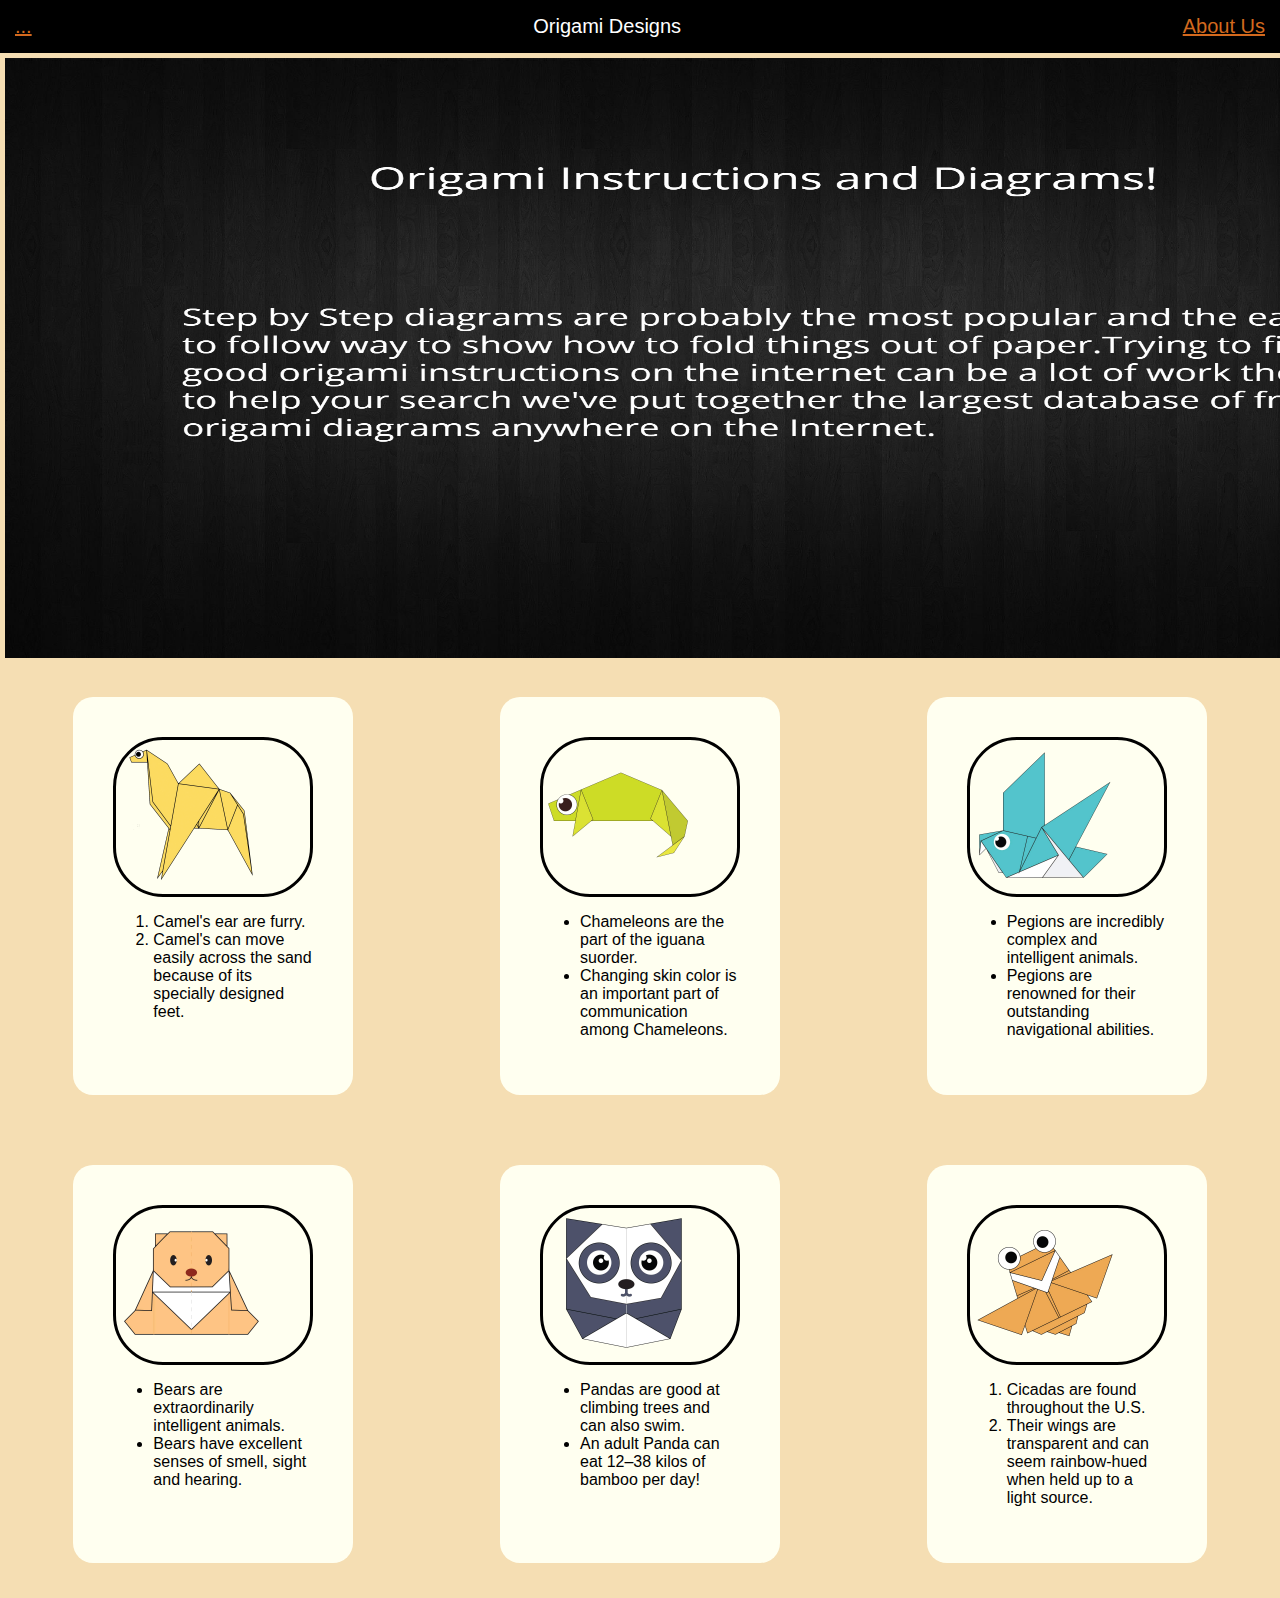
<file: index.html>
<!DOCTYPE html>
<html>
<head>
 <title> Origami Designs</title>  
 <link rel="stylesheet" type="text/css" href="style.css" /> 
</head>
<body>

<div class="c1">
    <div class="c2">
 <div><a href="#">...</a></div>
<div> Origami Designs </div>
<div><a href="AboutUs.html"> About Us</a></div>    
</div>
</div>



<div class="c4">
    <image src="images/back.jpg" width="1510px" height="600px"/> 
</div>


<div class="c5">
<div class="c7">
    <div class="c6">
<a href="https://youtu.be/s8mexQTkgxE"> <img src="images/camel.png" width=150 height=150/> </a>
</div>
<P> 'Camel' </p>
    <p>
        <ol>
            <li>Camel's ear are furry.</li>
            <li>Camel's can move easily across the sand because of its specially designed feet. </li>
        </ol>
        
        </P>
</div>

<div class="c7">
<div class="c6">
<a href="http://origami.me/chameleon/"> <img src="images/chameleon.png" width=150 height=150/> </a>
</div>
<P> 'Chameleon' </P> 

<p>
<ul>
        <li>Chameleons are the part of the iguana suorder.</li>
        <li>Changing skin color is an important part of communication among Chameleons. </li>
    </ul>
    
    </P>
</div>

<div class="c7">
<div class="c6">
<a href="http://origami.me/pigeon/"> <img src="images/pigeon.png" width=150 height=150/> </a>
</div>
<P> 'Pigeon' </p>
        
    <p> 
        <ul>
            <li>Pegions are incredibly complex and intelligent animals.</li>
            <li>Pegions are renowned for their outstanding navigational abilities. </li>
        </ul>
        
        </P>

</div>
</div>



<div class="c5">
<div class="c7">
<div class="c6">
<a href="http://origami.me/teddy-bear/"> <img src="images/teddy.png" width=150 height=150/> </a>
</div>
<P> 'Teddy-Bear'</p>
    <p>
        <ul>
            <li>Bears are extraordinarily intelligent animals.</li>
            <li>Bears have excellent senses of smell, sight and hearing. </li>
        </ul>
        
        </P>
</div>

<div class="c7">
<div class="c6">
<a href="http://origami.me/panda/"> <img src="images/panda.png" width=150 height=150/> </a>
</div>
<P> 'Panda'</p>
    <p>
        <ul>
            <li>Pandas are good at climbing trees and can also swim.</li>
            <li>An adult Panda can eat 12–38 kilos of bamboo per day! </li>
        </ul>
        
        </P>
</div>

<div class="c7">
<div class="c6">
<a href="http://origami.me/flying-cicada/"> <img src="images/cicada.png" width=150 height=150/> </a>
</div>
<P>'Flying-Cicada'</p>
    <p>
        <ol>
            <li>Cicadas are found throughout the U.S. </li>
            <li>Their wings are transparent and can seem rainbow-hued when held up to a light source. </li>
        </ol>
        
        </P>

</div>
</div>

</body>
</html>
</file>
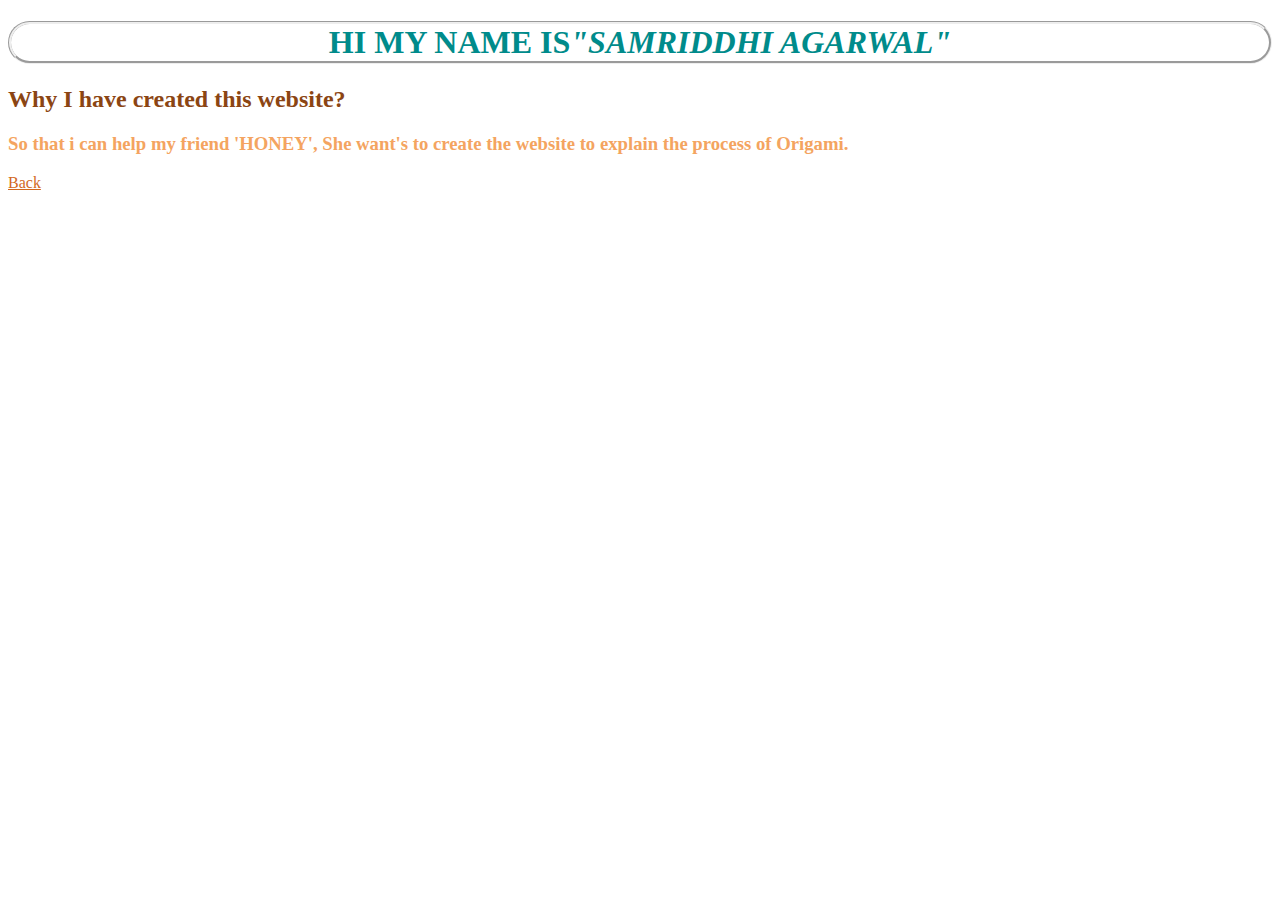
<file: AboutUs.html>
<!DOCTYPE html>
<html>
  <head>
      <title>AboutUs</title>
 <link rel="stylesheet" type="text/css" href="sam.css" /> 
  </head>  
  <body>
<p><h1>
    HI MY NAME IS <b><i>"SAMRIDDHI AGARWAL"</b></i>
</h1></p>
<p><h2><b> Why I have created this website?</b></h2></p>
<p><h3>So that i can help my friend 'HONEY', She want's to create the website to explain the process of Origami.</h3></p>

<a href="index.html"> Back </a>
  </body>
</html>
</file>
<file: style.css>
.c2{
     display: flex;
     justify-content: space-between;
     background-color: black;
     padding: 15px;
     font-size: 20px;
     font-family: sans-serif;
     font-weight: 400;
     color: white;
    }
    body{
        margin: 0px;
        background-color:wheat;
    }
  
    .c5{
        display: flex;
        justify-content: space-around;
    }

    .c6{
        border: 3px solid #000000;
        border-radius: 50px;
    }
    .c7{
    border-radius: 20px;
        background-color:ivory;
        padding: 40px;
        margin: 35px;
        width: 200px;
        font-family :'Gill Sans', 'Gill Sans MT', Calibri, 'Trebuchet MS', sans-serif;
    }

    a:link{
        color:chocolate
    }
    a:visited{
        color: coral;
    }

    .c4{
        margin-top: 05px;
        margin-left: 05px;
    }

    .c7 {
        position: relative;
    }
    .c7 p{
        position: absolute;
        top: 20%;
        left: 40%;
        transform: translate(-30%,-40%);
        opacity: 0;
        font-size: 25px;
        font-family:cursive;
    } 
  
    .c7:hover p{
        opacity: 1;
    }
    .c7:hover img{
        opacity: 0.40;
    }
</file>
<file: sam.css>
h1{
    color:darkcyan;
    font-family: cursive;
    border:groove;
    border-radius: 50px;
    display: flex;
    justify-content: center;
}
h2{
    color:saddlebrown;
}
h3{
    color: sandybrown;
}

a:link{
    color:chocolate
}
a:visited{
    color: coral;
}
</file>
